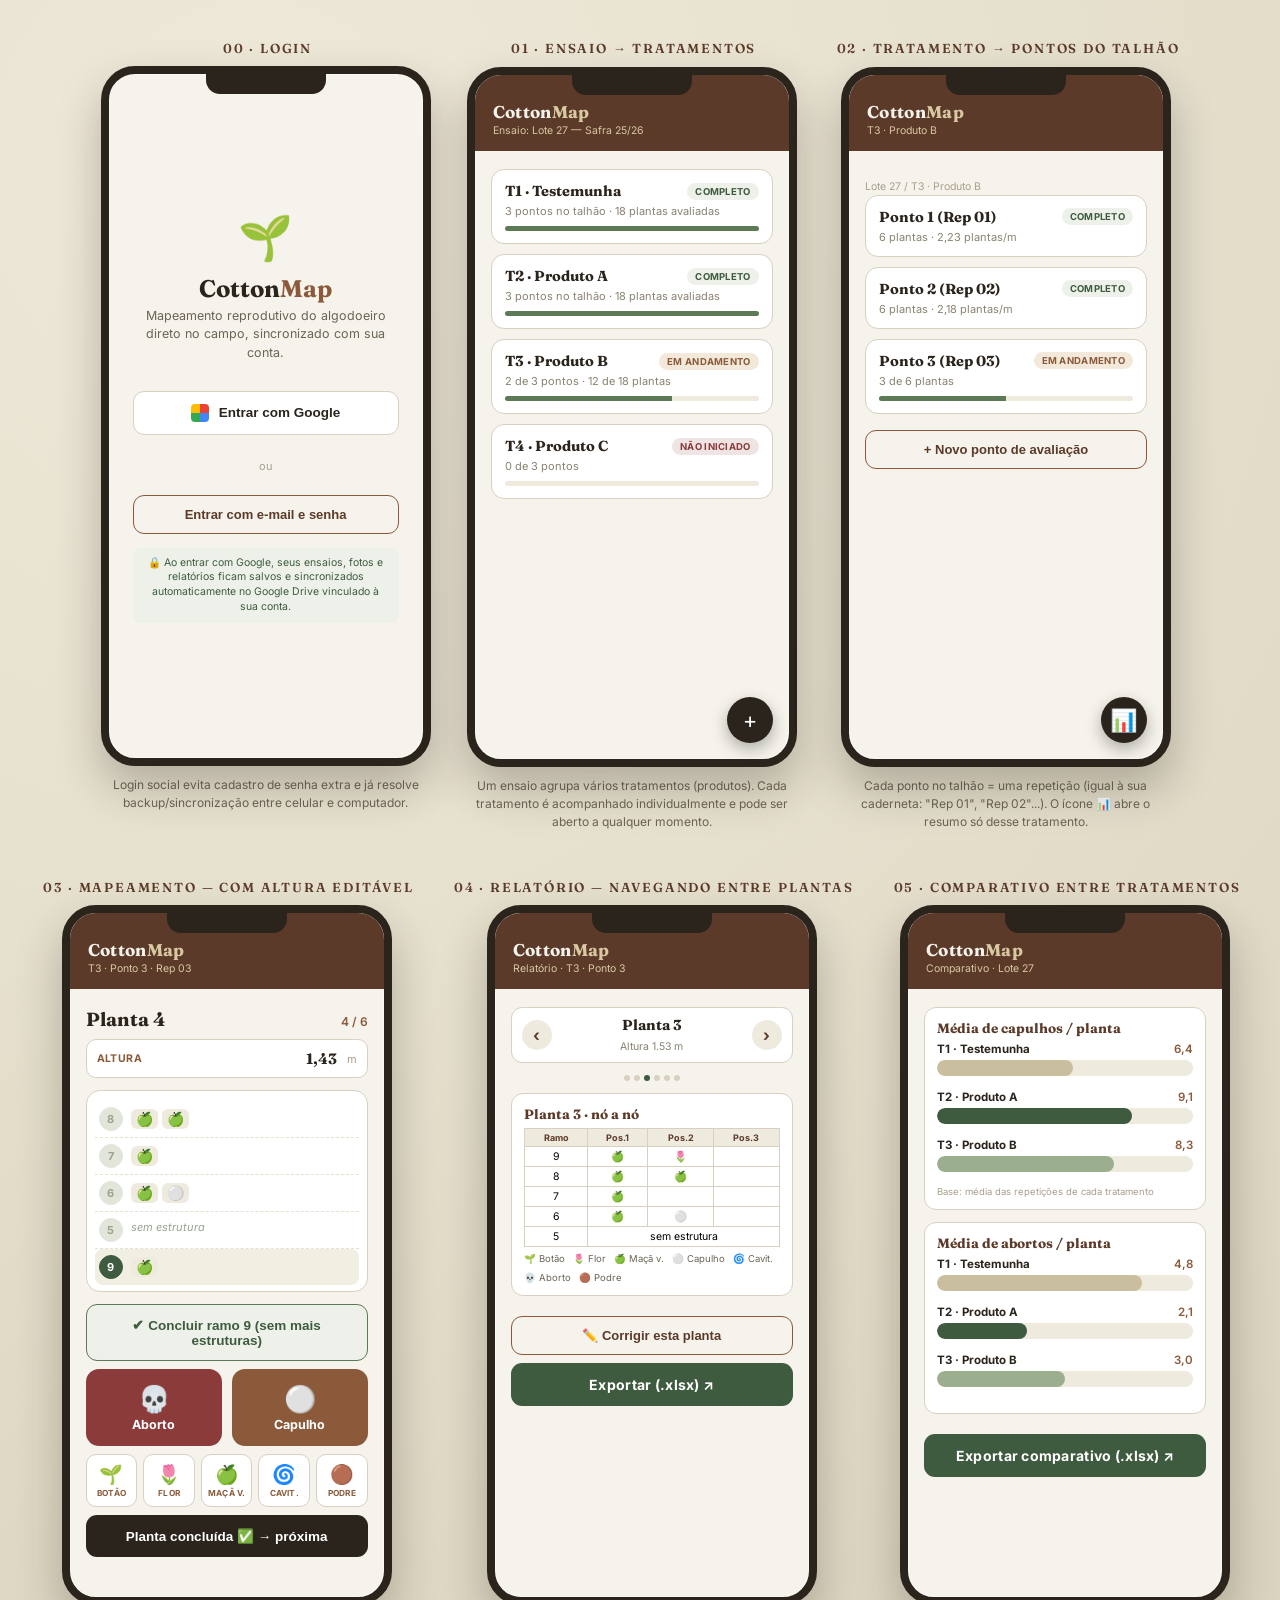
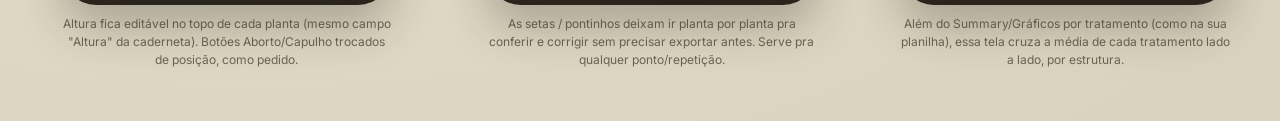
<file: docs/cottonmap-prototipo-v2.html>
<!DOCTYPE html>
<html lang="pt-BR">
<head>
<meta charset="UTF-8">
<title>CottonMap — Protótipo v2</title>
<style>
  @import url('https://fonts.googleapis.com/css2?family=Fraunces:wght@500;600;700&family=Inter:wght@400;500;600;700&display=swap');

  :root{
    --cotton:#F6F3EC; --cotton-2:#EFEADE; --soil:#5B3A29; --soil-2:#8A5A3B;
    --leaf:#3F5B3F; --leaf-2:#5C7A56; --boll:#FBFAF6; --abort:#8C3B3B;
    --ink:#2B241D; --line:#D8D0C0;
  }
  *{box-sizing:border-box;}
  body{
    margin:0; padding:40px 20px; min-height:100vh;
    background: radial-gradient(circle at 20% 10%, #efe9da 0%, #e3ddca 55%, #d9d2bd 100%);
    font-family:'Inter',sans-serif;
    display:flex; flex-wrap:wrap; gap:36px; align-items:flex-start; justify-content:center;
  }
  .stagelabel{ font-family:'Fraunces',serif; font-size:13px; letter-spacing:.14em; text-transform:uppercase; color:var(--soil); margin:0 0 10px 4px; font-weight:600;}
  .stage{ display:flex; flex-direction:column; align-items:center; }
  .phone{
    width:330px; height:700px; background:var(--cotton); border-radius:34px; border:8px solid var(--ink);
    box-shadow:0 22px 45px rgba(43,36,29,.28), inset 0 0 0 1px rgba(255,255,255,.4);
    overflow:hidden; position:relative; display:flex; flex-direction:column;
  }
  .notch{ position:absolute; top:0; left:50%; transform:translateX(-50%); width:120px; height:20px; background:var(--ink); border-radius:0 0 14px 14px; z-index:5;}
  .topbar{ background:var(--soil); color:var(--cotton); padding:26px 18px 14px; font-family:'Fraunces',serif; display:flex; align-items:center; justify-content:space-between;}
  .brand{ font-size:17px; font-weight:700; letter-spacing:.02em;}
  .brand span{ color:#D8C9A3; }
  .topsub{ font-size:10.5px; color:#D8C9A3; font-family:'Inter',sans-serif; margin-top:2px;}
  .screen{ flex:1; overflow-y:auto; padding:18px 16px 24px; }
  .field{ margin-bottom:12px; }
  .field label{ display:block; font-size:11px; color:var(--soil-2); font-weight:600; text-transform:uppercase; letter-spacing:.05em; margin-bottom:4px;}
  .field input, .field select{ width:100%; padding:10px 11px; border-radius:9px; border:1.5px solid var(--line); background:#fff; font-size:13.5px; font-family:'Inter',sans-serif; color:var(--ink);}
  .row2{ display:flex; gap:10px; } .row2 .field{ flex:1; }
  .btn-primary{ width:100%; padding:13px; margin-top:8px; border:none; border-radius:11px; background:var(--leaf); color:#fff; font-weight:700; font-size:14px; font-family:'Inter',sans-serif; letter-spacing:.02em; cursor:pointer;}
  .btn-ghost{ width:100%; padding:11px; margin-top:8px; border:1.5px solid var(--soil-2); border-radius:11px; background:transparent; color:var(--soil); font-weight:600; font-size:13px; cursor:pointer;}

  /* login */
  .loginWrap{ height:100%; display:flex; flex-direction:column; align-items:center; justify-content:center; padding:0 24px; text-align:center;}
  .logoMark{ font-size:44px; margin-bottom:10px; }
  .loginWrap h1{ font-family:'Fraunces',serif; font-size:24px; margin:0 0 4px; color:var(--ink);}
  .loginWrap p{ font-size:12.5px; color:#6b6455; margin:0 0 28px; line-height:1.5;}
  .gbtn{ width:100%; display:flex; align-items:center; justify-content:center; gap:10px; background:#fff; border:1.5px solid var(--line); border-radius:11px; padding:12px; font-weight:700; font-size:13.5px; color:var(--ink); cursor:pointer; margin-bottom:10px;}
  .gbtn .gico{ width:18px; height:18px; border-radius:4px; background:conic-gradient(#EA4335 0 25%, #4285F4 25% 50%, #34A853 50% 75%, #FBBC05 75% 100%); display:inline-block;}
  .gsync{ font-size:10.5px; color:var(--leaf); background:#EDF1E9; border-radius:8px; padding:8px 10px; line-height:1.4; margin-top:14px;}
  .divline{ display:flex; align-items:center; gap:8px; color:#a89f8c; font-size:11px; margin:14px 0;}
  .divline::before, .divline::after{ content:""; flex:1; height:1px; background:var(--line);}

  /* lists (ensaio > tratamentos, tratamento > pontos) */
  .listCard{ background:#fff; border:1.5px solid var(--line); border-radius:13px; padding:12px 13px; margin-bottom:10px; cursor:pointer;}
  .listCard .top{ display:flex; justify-content:space-between; align-items:center;}
  .listCard h4{ margin:0; font-family:'Fraunces',serif; font-size:14.5px; color:var(--ink);}
  .tag{ font-size:9.5px; font-weight:700; padding:3px 8px; border-radius:20px; text-transform:uppercase; letter-spacing:.03em;}
  .tag.ok{ background:#EDF1E9; color:var(--leaf);}
  .tag.mid{ background:#F3E9DA; color:var(--soil-2);}
  .tag.new{ background:#efe4e4; color:var(--abort);}
  .listCard .meta{ font-size:11px; color:#8a8272; margin-top:4px;}
  .progressbar{ height:5px; border-radius:6px; background:var(--cotton-2); margin-top:8px; overflow:hidden;}
  .progressbar i{ display:block; height:100%; background:var(--leaf-2); }
  .fab{ position:absolute; right:16px; bottom:16px; width:46px; height:46px; border-radius:50%; background:var(--ink); color:#fff; font-size:22px; display:flex; align-items:center; justify-content:center; box-shadow:0 6px 16px rgba(0,0,0,.3); cursor:pointer;}
  .breadcrumb{ font-size:10.5px; color:#a89f8c; margin-bottom:2px;}

  /* plant screen */
  .plantHead{ display:flex; justify-content:space-between; align-items:baseline; margin-bottom:2px;}
  .plantHead h2{ font-family:'Fraunces',serif; font-size:19px; margin:0; color:var(--ink);}
  .plantHead .cnt{ font-size:12px; color:var(--soil-2); font-weight:600;}
  .alturaBox{ display:flex; align-items:center; gap:8px; background:#fff; border:1.5px solid var(--line); border-radius:10px; padding:8px 10px; margin:8px 0 12px;}
  .alturaBox label{ font-size:10.5px; font-weight:700; color:var(--soil-2); text-transform:uppercase; letter-spacing:.04em; flex-shrink:0;}
  .alturaBox input{ border:none; background:transparent; font-size:15px; font-weight:700; color:var(--ink); width:100%; text-align:right; font-family:'Fraunces',serif;}
  .alturaBox .unit{ font-size:11px; color:#a89f8c; }
  .stem{ background:#fff; border:1.5px solid var(--line); border-radius:14px; padding:10px 8px 6px; max-height:250px; overflow-y:auto;}
  .node{ display:flex; align-items:center; gap:8px; padding:6px 4px; border-bottom:1px dashed #e6e0d2;}
  .node:last-child{ border-bottom:none; }
  .node.active{ background:#F1EEE2; border-radius:8px; }
  .nodeNum{ width:24px; height:24px; border-radius:50%; background:var(--cotton-2); color:var(--soil); font-size:11px; font-weight:700; display:flex; align-items:center; justify-content:center; flex-shrink:0; border:1.5px solid var(--line);}
  .node.active .nodeNum{ background:var(--leaf); color:#fff; border-color:var(--leaf); }
  .node.done .nodeNum{ background:#e2e6da; color:#9aa38f; border-color:#e2e6da; }
  .chips{ display:flex; gap:4px; flex-wrap:wrap; flex:1; min-height:20px;}
  .chip{ font-size:14px; background:var(--cotton-2); border-radius:6px; padding:1px 5px; }
  .nodeCheck{ font-size:11px; color:#9aa38f; font-style:italic; }
  .actionZone{ margin-top:12px; }
  .bigrow{ display:flex; gap:10px; margin-bottom:8px; }
  .bigbtn{ flex:1; border:none; border-radius:13px; padding:14px 6px; text-align:center; cursor:pointer; font-family:'Inter',sans-serif; font-weight:700; font-size:12.5px; color:#fff;}
  .bigbtn .ic{ display:block; font-size:26px; margin-bottom:3px; }
  .bigbtn.capulho{ background:var(--soil-2); }
  .bigbtn.aborto{ background:var(--abort); }
  .smallrow{ display:flex; gap:6px; margin-bottom:8px; }
  .smallbtn{ flex:1; background:#fff; border:1.5px solid var(--line); border-radius:10px; padding:8px 2px; text-align:center; cursor:pointer; font-size:19px;}
  .smallbtn .lbl{ display:block; font-size:8.3px; margin-top:2px; color:var(--soil-2); font-weight:700; text-transform:uppercase; letter-spacing:.02em;}
  .checkbtn{ width:100%; padding:12px; border:1.5px solid var(--leaf-2); border-radius:11px; background:#EDF1E9; color:var(--leaf); font-weight:700; font-size:13.5px; cursor:pointer; margin-bottom:8px;}
  .footbtn{ width:100%; padding:13px; border:none; border-radius:11px; background:var(--ink); color:#fff; font-weight:700; font-size:13.5px; cursor:pointer;}

  /* report w/ plant nav */
  .plantNav{ display:flex; align-items:center; justify-content:space-between; background:#fff; border:1.5px solid var(--line); border-radius:11px; padding:8px 10px; margin-bottom:12px;}
  .plantNav .arrow{ width:30px; height:30px; border-radius:50%; background:var(--cotton-2); display:flex; align-items:center; justify-content:center; font-weight:700; color:var(--soil); cursor:pointer; flex-shrink:0;}
  .plantNav .center{ text-align:center; }
  .plantNav .center b{ font-family:'Fraunces',serif; font-size:14.5px; color:var(--ink); display:block;}
  .plantNav .center span{ font-size:10.5px; color:#8a8272;}
  .dots{ display:flex; gap:4px; justify-content:center; margin-top:6px;}
  .dots i{ width:6px; height:6px; border-radius:50%; background:var(--line); display:block;}
  .dots i.on{ background:var(--leaf); }
  .reportCard{ background:#fff; border:1.5px solid var(--line); border-radius:12px; padding:12px; margin-bottom:12px;}
  .reportCard h4{ margin:0 0 6px; font-family:'Fraunces',serif; font-size:13.5px; color:var(--soil);}
  table.rep{ width:100%; border-collapse:collapse; font-size:10.5px;}
  table.rep th, table.rep td{ border:1px solid var(--line); padding:3px 4px; text-align:center;}
  table.rep th{ background:var(--cotton-2); color:var(--soil); font-size:9px;}
  .legend{ display:flex; flex-wrap:wrap; gap:8px; margin-top:6px;}
  .legend span{ font-size:9.5px; color:#6b6455;}

  /* comparativo */
  .cmpRow{ margin-bottom:14px; }
  .cmpRow .lbl{ display:flex; justify-content:space-between; font-size:11.5px; font-weight:700; color:var(--ink); margin-bottom:4px;}
  .cmpRow .lbl span{ color:var(--soil-2); font-weight:600; }
  .cmpBar{ height:16px; border-radius:8px; background:var(--cotton-2); overflow:hidden; position:relative;}
  .cmpBar i{ display:block; height:100%; border-radius:8px; }
  .best{ background:var(--leaf); }
  .mid2{ background:#9BAE8E; }
  .low{ background:#C9BE9E; }
  .cmpMeta{ font-size:9.5px; color:#a89f8c; margin-top:3px;}

  .caption{ max-width:330px; text-align:center; font-size:12px; color:#6b6455; margin-top:10px; line-height:1.5;}
</style>
</head>
<body>

<div class="stage">
  <p class="stagelabel">00 · Login</p>
  <div class="phone">
    <div class="notch"></div>
    <div class="screen loginWrap">
      <div class="logoMark">🌱</div>
      <h1>Cotton<span style="color:var(--soil-2)">Map</span></h1>
      <p>Mapeamento reprodutivo do algodoeiro direto no campo, sincronizado com sua conta.</p>
      <button class="gbtn"><span class="gico"></span> Entrar com Google</button>
      <div class="divline">ou</div>
      <button class="btn-ghost">Entrar com e-mail e senha</button>
      <div class="gsync">🔒 Ao entrar com Google, seus ensaios, fotos e relatórios ficam salvos e sincronizados automaticamente no Google Drive vinculado à sua conta.</div>
    </div>
  </div>
  <p class="caption">Login social evita cadastro de senha extra e já resolve backup/sincronização entre celular e computador.</p>
</div>

<div class="stage">
  <p class="stagelabel">01 · Ensaio → Tratamentos</p>
  <div class="phone">
    <div class="notch"></div>
    <div class="topbar"><div><div class="brand">Cotton<span>Map</span></div><div class="topsub">Ensaio: Lote 27 — Safra 25/26</div></div></div>
    <div class="screen">
      <div class="listCard">
        <div class="top"><h4>T1 · Testemunha</h4><span class="tag ok">completo</span></div>
        <div class="meta">3 pontos no talhão · 18 plantas avaliadas</div>
        <div class="progressbar"><i style="width:100%"></i></div>
      </div>
      <div class="listCard">
        <div class="top"><h4>T2 · Produto A</h4><span class="tag ok">completo</span></div>
        <div class="meta">3 pontos no talhão · 18 plantas avaliadas</div>
        <div class="progressbar"><i style="width:100%"></i></div>
      </div>
      <div class="listCard">
        <div class="top"><h4>T3 · Produto B</h4><span class="tag mid">em andamento</span></div>
        <div class="meta">2 de 3 pontos · 12 de 18 plantas</div>
        <div class="progressbar"><i style="width:66%"></i></div>
      </div>
      <div class="listCard">
        <div class="top"><h4>T4 · Produto C</h4><span class="tag new">não iniciado</span></div>
        <div class="meta">0 de 3 pontos</div>
        <div class="progressbar"><i style="width:0%"></i></div>
      </div>
    </div>
    <div class="fab">+</div>
  </div>
  <p class="caption">Um ensaio agrupa vários tratamentos (produtos). Cada tratamento é acompanhado individualmente e pode ser aberto a qualquer momento.</p>
</div>

<div class="stage">
  <p class="stagelabel">02 · Tratamento → Pontos do talhão</p>
  <div class="phone">
    <div class="notch"></div>
    <div class="topbar"><div><div class="brand">Cotton<span>Map</span></div><div class="topsub">T3 · Produto B</div></div></div>
    <div class="screen">
      <p class="breadcrumb">Lote 27 / T3 · Produto B</p>
      <div class="listCard">
        <div class="top"><h4>Ponto 1 (Rep 01)</h4><span class="tag ok">completo</span></div>
        <div class="meta">6 plantas · 2,23 plantas/m</div>
      </div>
      <div class="listCard">
        <div class="top"><h4>Ponto 2 (Rep 02)</h4><span class="tag ok">completo</span></div>
        <div class="meta">6 plantas · 2,18 plantas/m</div>
      </div>
      <div class="listCard">
        <div class="top"><h4>Ponto 3 (Rep 03)</h4><span class="tag mid">em andamento</span></div>
        <div class="meta">3 de 6 plantas</div>
        <div class="progressbar"><i style="width:50%"></i></div>
      </div>
      <button class="btn-ghost" style="margin-top:6px;">+ Novo ponto de avaliação</button>
    </div>
    <div class="fab">📊</div>
  </div>
  <p class="caption">Cada ponto no talhão = uma repetição (igual à sua caderneta: "Rep 01", "Rep 02"...). O ícone 📊 abre o resumo só desse tratamento.</p>
</div>

<div class="stage">
  <p class="stagelabel">03 · Mapeamento — com altura editável</p>
  <div class="phone">
    <div class="notch"></div>
    <div class="topbar"><div><div class="brand">Cotton<span>Map</span></div><div class="topsub">T3 · Ponto 3 · Rep 03</div></div></div>
    <div class="screen">
      <div class="plantHead"><h2>Planta 4</h2><span class="cnt">4 / 6</span></div>
      <div class="alturaBox">
        <label>Altura</label>
        <input value="1,43" inputmode="decimal">
        <span class="unit">m</span>
      </div>
      <div class="stem">
        <div class="node done"><div class="nodeNum">8</div><div class="chips"><span class="chip">🍏</span><span class="chip">🍏</span></div></div>
        <div class="node done"><div class="nodeNum">7</div><div class="chips"><span class="chip">🍏</span></div></div>
        <div class="node done"><div class="nodeNum">6</div><div class="chips"><span class="chip">🍏</span><span class="chip">⚪</span></div></div>
        <div class="node done"><div class="nodeNum">5</div><div class="chips"><span class="nodeCheck">sem estrutura</span></div></div>
        <div class="node active"><div class="nodeNum">9</div><div class="chips"><span class="chip">🍏</span></div></div>
      </div>
      <div class="actionZone">
        <button class="checkbtn">✔ Concluir ramo 9 (sem mais estruturas)</button>
        <div class="bigrow">
          <button class="bigbtn aborto"><span class="ic">💀</span>Aborto</button>
          <button class="bigbtn capulho"><span class="ic">⚪</span>Capulho</button>
        </div>
        <div class="smallrow">
          <div class="smallbtn">🌱<span class="lbl">Botão</span></div>
          <div class="smallbtn">🌷<span class="lbl">Flor</span></div>
          <div class="smallbtn">🍏<span class="lbl">Maçã v.</span></div>
          <div class="smallbtn">🌀<span class="lbl">Cavit.</span></div>
          <div class="smallbtn">🟤<span class="lbl">Podre</span></div>
        </div>
        <button class="footbtn">Planta concluída ✅ → próxima</button>
      </div>
    </div>
  </div>
  <p class="caption">Altura fica editável no topo de cada planta (mesmo campo "Altura" da caderneta). Botões Aborto/Capulho trocados de posição, como pedido.</p>
</div>

<div class="stage">
  <p class="stagelabel">04 · Relatório — navegando entre plantas</p>
  <div class="phone">
    <div class="notch"></div>
    <div class="topbar"><div><div class="brand">Cotton<span>Map</span></div><div class="topsub">Relatório · T3 · Ponto 3</div></div></div>
    <div class="screen">
      <div class="plantNav">
        <div class="arrow">‹</div>
        <div class="center"><b>Planta 3</b><span>Altura 1.53 m</span></div>
        <div class="arrow">›</div>
      </div>
      <div class="dots"><i></i><i></i><i class="on"></i><i></i><i></i><i></i></div>
      <div class="reportCard" style="margin-top:12px;">
        <h4>Planta 3 · nó a nó</h4>
        <table class="rep">
          <tr><th>Ramo</th><th>Pos.1</th><th>Pos.2</th><th>Pos.3</th></tr>
          <tr><td>9</td><td>🍏</td><td>🌷</td><td></td></tr>
          <tr><td>8</td><td>🍏</td><td>🍏</td><td></td></tr>
          <tr><td>7</td><td>🍏</td><td></td><td></td></tr>
          <tr><td>6</td><td>🍏</td><td>⚪</td><td></td></tr>
          <tr><td>5</td><td colspan="3">sem estrutura</td></tr>
        </table>
        <div class="legend">
          <span>🌱 Botão</span><span>🌷 Flor</span><span>🍏 Maçã v.</span>
          <span>⚪ Capulho</span><span>🌀 Cavit.</span><span>💀 Aborto</span><span>🟤 Podre</span>
        </div>
      </div>
      <button class="btn-ghost">✏️ Corrigir esta planta</button>
      <button class="btn-primary">Exportar (.xlsx) ↗</button>
    </div>
  </div>
  <p class="caption">As setas / pontinhos deixam ir planta por planta pra conferir e corrigir sem precisar exportar antes. Serve pra qualquer ponto/repetição.</p>
</div>

<div class="stage">
  <p class="stagelabel">05 · Comparativo entre tratamentos</p>
  <div class="phone">
    <div class="notch"></div>
    <div class="topbar"><div><div class="brand">Cotton<span>Map</span></div><div class="topsub">Comparativo · Lote 27</div></div></div>
    <div class="screen">
      <div class="reportCard">
        <h4>Média de capulhos / planta</h4>
        <div class="cmpRow">
          <div class="lbl">T1 · Testemunha <span>6,4</span></div>
          <div class="cmpBar"><i class="low" style="width:53%"></i></div>
        </div>
        <div class="cmpRow">
          <div class="lbl">T2 · Produto A <span>9,1</span></div>
          <div class="cmpBar"><i class="best" style="width:76%"></i></div>
        </div>
        <div class="cmpRow">
          <div class="lbl">T3 · Produto B <span>8,3</span></div>
          <div class="cmpBar"><i class="mid2" style="width:69%"></i></div>
        </div>
        <div class="cmpMeta">Base: média das repetições de cada tratamento</div>
      </div>
      <div class="reportCard">
        <h4>Média de abortos / planta</h4>
        <div class="cmpRow">
          <div class="lbl">T1 · Testemunha <span>4,8</span></div>
          <div class="cmpBar"><i class="low" style="width:80%"></i></div>
        </div>
        <div class="cmpRow">
          <div class="lbl">T2 · Produto A <span>2,1</span></div>
          <div class="cmpBar"><i class="best" style="width:35%"></i></div>
        </div>
        <div class="cmpRow">
          <div class="lbl">T3 · Produto B <span>3,0</span></div>
          <div class="cmpBar"><i class="mid2" style="width:50%"></i></div>
        </div>
      </div>
      <button class="btn-primary">Exportar comparativo (.xlsx) ↗</button>
    </div>
  </div>
  <p class="caption">Além do Summary/Gráficos por tratamento (como na sua planilha), essa tela cruza a média de cada tratamento lado a lado, por estrutura.</p>
</div>

</body>
</html>
</file>
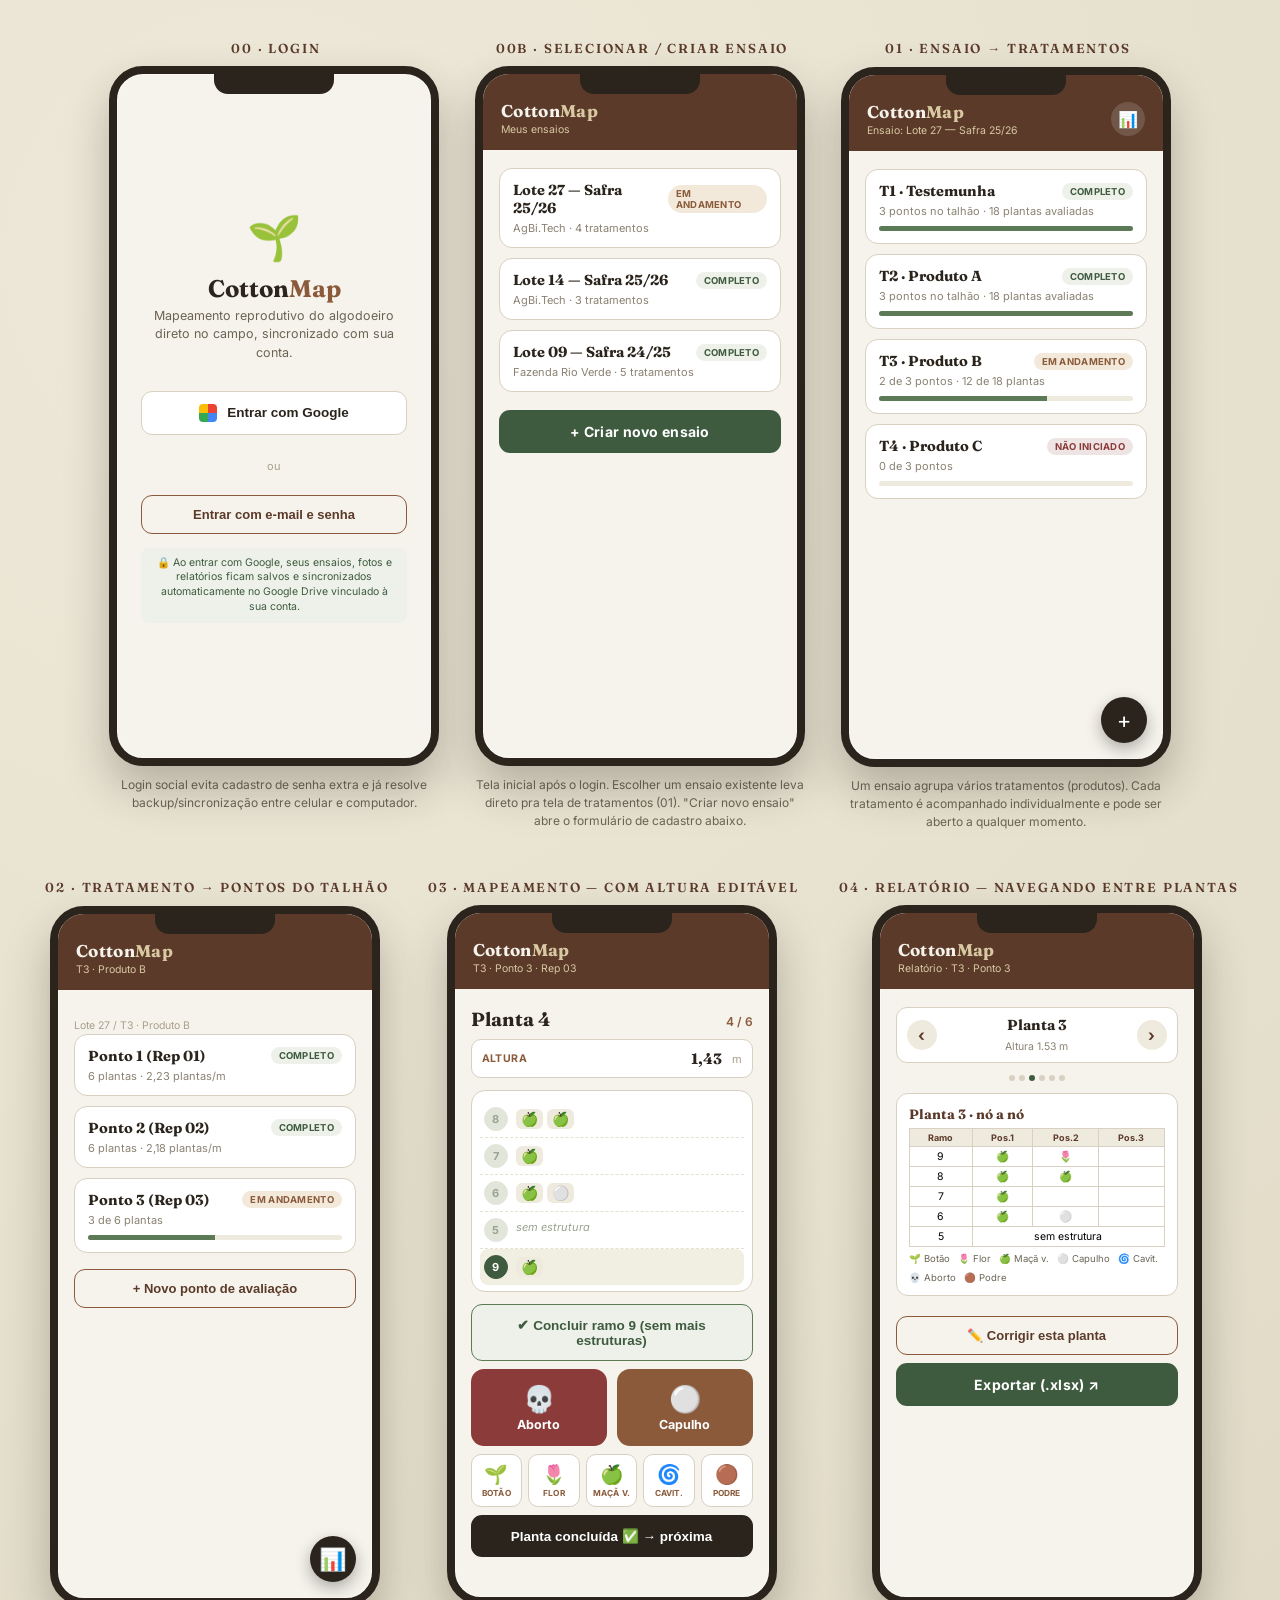
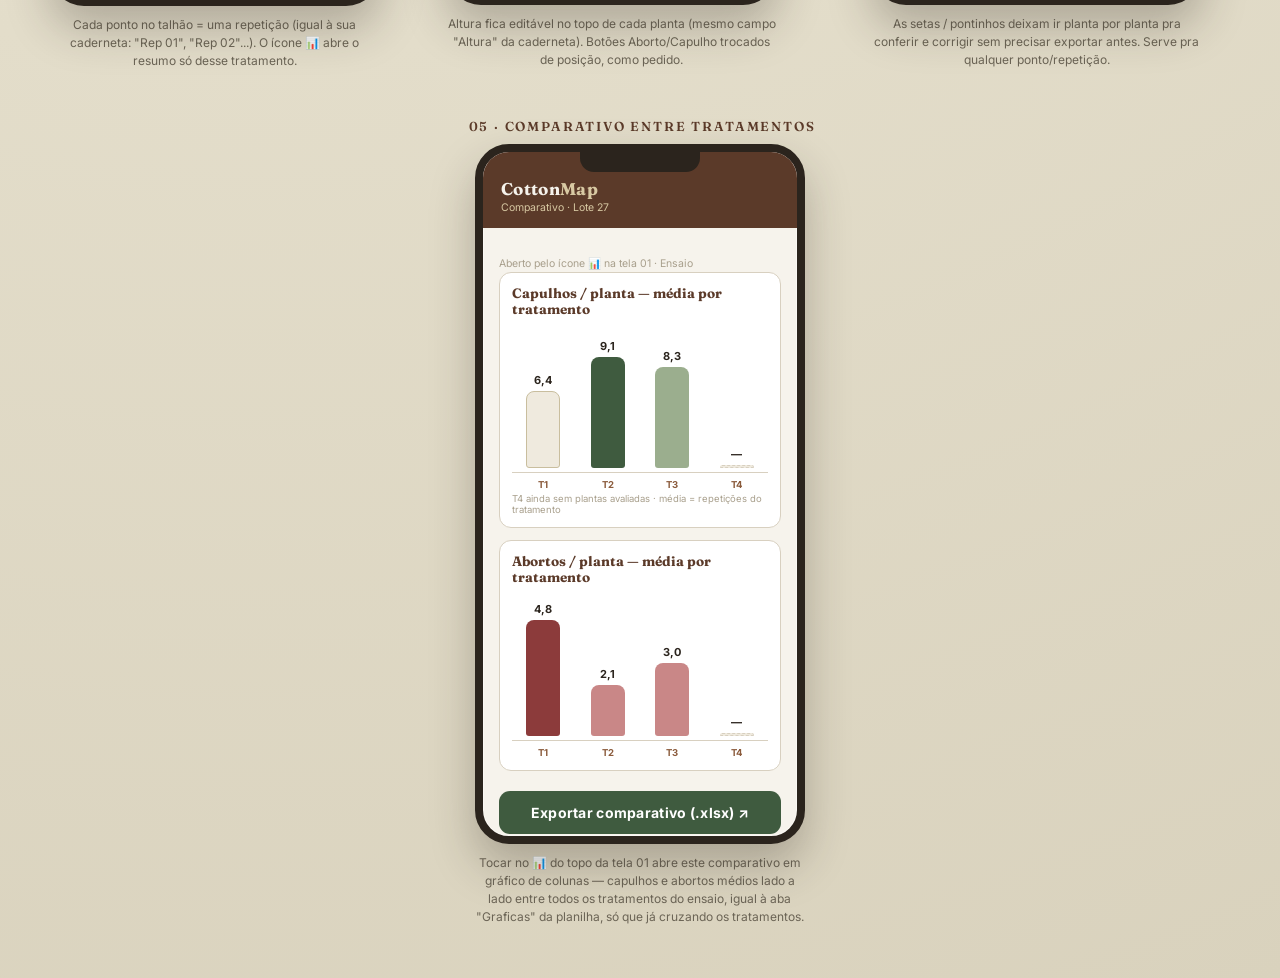
<file: docs/cottonmap-prototipo-v4.html>
<!DOCTYPE html>
<html lang="pt-BR">
<head>
<meta charset="UTF-8">
<title>CottonMap — Protótipo v2</title>
<style>
  @import url('https://fonts.googleapis.com/css2?family=Fraunces:wght@500;600;700&family=Inter:wght@400;500;600;700&display=swap');

  :root{
    --cotton:#F6F3EC; --cotton-2:#EFEADE; --soil:#5B3A29; --soil-2:#8A5A3B;
    --leaf:#3F5B3F; --leaf-2:#5C7A56; --boll:#FBFAF6; --abort:#8C3B3B;
    --ink:#2B241D; --line:#D8D0C0;
  }
  *{box-sizing:border-box;}
  body{
    margin:0; padding:40px 20px; min-height:100vh;
    background: radial-gradient(circle at 20% 10%, #efe9da 0%, #e3ddca 55%, #d9d2bd 100%);
    font-family:'Inter',sans-serif;
    display:flex; flex-wrap:wrap; gap:36px; align-items:flex-start; justify-content:center;
  }
  .stagelabel{ font-family:'Fraunces',serif; font-size:13px; letter-spacing:.14em; text-transform:uppercase; color:var(--soil); margin:0 0 10px 4px; font-weight:600;}
  .stage{ display:flex; flex-direction:column; align-items:center; }
  .phone{
    width:330px; height:700px; background:var(--cotton); border-radius:34px; border:8px solid var(--ink);
    box-shadow:0 22px 45px rgba(43,36,29,.28), inset 0 0 0 1px rgba(255,255,255,.4);
    overflow:hidden; position:relative; display:flex; flex-direction:column;
  }
  .notch{ position:absolute; top:0; left:50%; transform:translateX(-50%); width:120px; height:20px; background:var(--ink); border-radius:0 0 14px 14px; z-index:5;}
  .topbar{ background:var(--soil); color:var(--cotton); padding:26px 18px 14px; font-family:'Fraunces',serif; display:flex; align-items:center; justify-content:space-between;}
  .brand{ font-size:17px; font-weight:700; letter-spacing:.02em;}
  .brand span{ color:#D8C9A3; }
  .topsub{ font-size:10.5px; color:#D8C9A3; font-family:'Inter',sans-serif; margin-top:2px;}
  .screen{ flex:1; overflow-y:auto; padding:18px 16px 24px; }
  .field{ margin-bottom:12px; }
  .field label{ display:block; font-size:11px; color:var(--soil-2); font-weight:600; text-transform:uppercase; letter-spacing:.05em; margin-bottom:4px;}
  .field input, .field select{ width:100%; padding:10px 11px; border-radius:9px; border:1.5px solid var(--line); background:#fff; font-size:13.5px; font-family:'Inter',sans-serif; color:var(--ink);}
  .row2{ display:flex; gap:10px; } .row2 .field{ flex:1; }
  .btn-primary{ width:100%; padding:13px; margin-top:8px; border:none; border-radius:11px; background:var(--leaf); color:#fff; font-weight:700; font-size:14px; font-family:'Inter',sans-serif; letter-spacing:.02em; cursor:pointer;}
  .btn-ghost{ width:100%; padding:11px; margin-top:8px; border:1.5px solid var(--soil-2); border-radius:11px; background:transparent; color:var(--soil); font-weight:600; font-size:13px; cursor:pointer;}

  /* login */
  .loginWrap{ height:100%; display:flex; flex-direction:column; align-items:center; justify-content:center; padding:0 24px; text-align:center;}
  .logoMark{ font-size:44px; margin-bottom:10px; }
  .loginWrap h1{ font-family:'Fraunces',serif; font-size:24px; margin:0 0 4px; color:var(--ink);}
  .loginWrap p{ font-size:12.5px; color:#6b6455; margin:0 0 28px; line-height:1.5;}
  .gbtn{ width:100%; display:flex; align-items:center; justify-content:center; gap:10px; background:#fff; border:1.5px solid var(--line); border-radius:11px; padding:12px; font-weight:700; font-size:13.5px; color:var(--ink); cursor:pointer; margin-bottom:10px;}
  .gbtn .gico{ width:18px; height:18px; border-radius:4px; background:conic-gradient(#EA4335 0 25%, #4285F4 25% 50%, #34A853 50% 75%, #FBBC05 75% 100%); display:inline-block;}
  .gsync{ font-size:10.5px; color:var(--leaf); background:#EDF1E9; border-radius:8px; padding:8px 10px; line-height:1.4; margin-top:14px;}
  .divline{ display:flex; align-items:center; gap:8px; color:#a89f8c; font-size:11px; margin:14px 0;}
  .divline::before, .divline::after{ content:""; flex:1; height:1px; background:var(--line);}

  /* lists (ensaio > tratamentos, tratamento > pontos) */
  .listCard{ background:#fff; border:1.5px solid var(--line); border-radius:13px; padding:12px 13px; margin-bottom:10px; cursor:pointer;}
  .listCard .top{ display:flex; justify-content:space-between; align-items:center;}
  .listCard h4{ margin:0; font-family:'Fraunces',serif; font-size:14.5px; color:var(--ink);}
  .tag{ font-size:9.5px; font-weight:700; padding:3px 8px; border-radius:20px; text-transform:uppercase; letter-spacing:.03em;}
  .tag.ok{ background:#EDF1E9; color:var(--leaf);}
  .tag.mid{ background:#F3E9DA; color:var(--soil-2);}
  .tag.new{ background:#efe4e4; color:var(--abort);}
  .listCard .meta{ font-size:11px; color:#8a8272; margin-top:4px;}
  .progressbar{ height:5px; border-radius:6px; background:var(--cotton-2); margin-top:8px; overflow:hidden;}
  .progressbar i{ display:block; height:100%; background:var(--leaf-2); }
  .fab{ position:absolute; right:16px; bottom:16px; width:46px; height:46px; border-radius:50%; background:var(--ink); color:#fff; font-size:22px; display:flex; align-items:center; justify-content:center; box-shadow:0 6px 16px rgba(0,0,0,.3); cursor:pointer;}
  .breadcrumb{ font-size:10.5px; color:#a89f8c; margin-bottom:2px;}

  /* plant screen */
  .plantHead{ display:flex; justify-content:space-between; align-items:baseline; margin-bottom:2px;}
  .plantHead h2{ font-family:'Fraunces',serif; font-size:19px; margin:0; color:var(--ink);}
  .plantHead .cnt{ font-size:12px; color:var(--soil-2); font-weight:600;}
  .alturaBox{ display:flex; align-items:center; gap:8px; background:#fff; border:1.5px solid var(--line); border-radius:10px; padding:8px 10px; margin:8px 0 12px;}
  .alturaBox label{ font-size:10.5px; font-weight:700; color:var(--soil-2); text-transform:uppercase; letter-spacing:.04em; flex-shrink:0;}
  .alturaBox input{ border:none; background:transparent; font-size:15px; font-weight:700; color:var(--ink); width:100%; text-align:right; font-family:'Fraunces',serif;}
  .alturaBox .unit{ font-size:11px; color:#a89f8c; }
  .stem{ background:#fff; border:1.5px solid var(--line); border-radius:14px; padding:10px 8px 6px; max-height:250px; overflow-y:auto;}
  .node{ display:flex; align-items:center; gap:8px; padding:6px 4px; border-bottom:1px dashed #e6e0d2;}
  .node:last-child{ border-bottom:none; }
  .node.active{ background:#F1EEE2; border-radius:8px; }
  .nodeNum{ width:24px; height:24px; border-radius:50%; background:var(--cotton-2); color:var(--soil); font-size:11px; font-weight:700; display:flex; align-items:center; justify-content:center; flex-shrink:0; border:1.5px solid var(--line);}
  .node.active .nodeNum{ background:var(--leaf); color:#fff; border-color:var(--leaf); }
  .node.done .nodeNum{ background:#e2e6da; color:#9aa38f; border-color:#e2e6da; }
  .chips{ display:flex; gap:4px; flex-wrap:wrap; flex:1; min-height:20px;}
  .chip{ font-size:14px; background:var(--cotton-2); border-radius:6px; padding:1px 5px; }
  .nodeCheck{ font-size:11px; color:#9aa38f; font-style:italic; }
  .actionZone{ margin-top:12px; }
  .bigrow{ display:flex; gap:10px; margin-bottom:8px; }
  .bigbtn{ flex:1; border:none; border-radius:13px; padding:14px 6px; text-align:center; cursor:pointer; font-family:'Inter',sans-serif; font-weight:700; font-size:12.5px; color:#fff;}
  .bigbtn .ic{ display:block; font-size:26px; margin-bottom:3px; }
  .bigbtn.capulho{ background:var(--soil-2); }
  .bigbtn.aborto{ background:var(--abort); }
  .smallrow{ display:flex; gap:6px; margin-bottom:8px; }
  .smallbtn{ flex:1; background:#fff; border:1.5px solid var(--line); border-radius:10px; padding:8px 2px; text-align:center; cursor:pointer; font-size:19px;}
  .smallbtn .lbl{ display:block; font-size:8.3px; margin-top:2px; color:var(--soil-2); font-weight:700; text-transform:uppercase; letter-spacing:.02em;}
  .checkbtn{ width:100%; padding:12px; border:1.5px solid var(--leaf-2); border-radius:11px; background:#EDF1E9; color:var(--leaf); font-weight:700; font-size:13.5px; cursor:pointer; margin-bottom:8px;}
  .footbtn{ width:100%; padding:13px; border:none; border-radius:11px; background:var(--ink); color:#fff; font-weight:700; font-size:13.5px; cursor:pointer;}

  /* report w/ plant nav */
  .plantNav{ display:flex; align-items:center; justify-content:space-between; background:#fff; border:1.5px solid var(--line); border-radius:11px; padding:8px 10px; margin-bottom:12px;}
  .plantNav .arrow{ width:30px; height:30px; border-radius:50%; background:var(--cotton-2); display:flex; align-items:center; justify-content:center; font-weight:700; color:var(--soil); cursor:pointer; flex-shrink:0;}
  .plantNav .center{ text-align:center; }
  .plantNav .center b{ font-family:'Fraunces',serif; font-size:14.5px; color:var(--ink); display:block;}
  .plantNav .center span{ font-size:10.5px; color:#8a8272;}
  .dots{ display:flex; gap:4px; justify-content:center; margin-top:6px;}
  .dots i{ width:6px; height:6px; border-radius:50%; background:var(--line); display:block;}
  .dots i.on{ background:var(--leaf); }
  .reportCard{ background:#fff; border:1.5px solid var(--line); border-radius:12px; padding:12px; margin-bottom:12px;}
  .reportCard h4{ margin:0 0 6px; font-family:'Fraunces',serif; font-size:13.5px; color:var(--soil);}
  table.rep{ width:100%; border-collapse:collapse; font-size:10.5px;}
  table.rep th, table.rep td{ border:1px solid var(--line); padding:3px 4px; text-align:center;}
  table.rep th{ background:var(--cotton-2); color:var(--soil); font-size:9px;}
  .legend{ display:flex; flex-wrap:wrap; gap:8px; margin-top:6px;}
  .legend span{ font-size:9.5px; color:#6b6455;}

  /* comparativo */
  .cmpRow{ margin-bottom:14px; }
  .cmpRow .lbl{ display:flex; justify-content:space-between; font-size:11.5px; font-weight:700; color:var(--ink); margin-bottom:4px;}
  .cmpRow .lbl span{ color:var(--soil-2); font-weight:600; }
  .cmpBar{ height:16px; border-radius:8px; background:var(--cotton-2); overflow:hidden; position:relative;}
  .cmpBar i{ display:block; height:100%; border-radius:8px; }
  .best{ background:var(--leaf); }
  .mid2{ background:#9BAE8E; }
  .low{ background:#C9BE9E; }
  .cmpMeta{ font-size:9.5px; color:#a89f8c; margin-top:3px;}

  /* chart bars (comparativo) */
  .chartWrap{ display:flex; align-items:flex-end; gap:14px; height:150px; padding:0 6px 4px; border-bottom:1.5px solid var(--line);}
  .chartCol{ flex:1; display:flex; flex-direction:column; align-items:center; justify-content:flex-end; height:100%;}
  .chartCol .val{ font-size:11px; font-weight:700; color:var(--ink); margin-bottom:4px;}
  .chartCol .bar{ width:34px; border-radius:8px 8px 3px 3px; }
  .chartAxis{ display:flex; gap:14px; padding:6px 6px 0; }
  .chartAxis span{ flex:1; text-align:center; font-size:9.5px; font-weight:700; color:var(--soil-2);}
  .chartLegend{ display:flex; justify-content:center; gap:14px; margin-top:10px; }
  .chartLegend .li{ display:flex; align-items:center; gap:5px; font-size:10px; color:#6b6455;}
  .chartLegend .sw{ width:9px; height:9px; border-radius:3px; }

  .caption{ max-width:330px; text-align:center; font-size:12px; color:#6b6455; margin-top:10px; line-height:1.5;}
</style>
</head>
<body>

<div class="stage">
  <p class="stagelabel">00 · Login</p>
  <div class="phone">
    <div class="notch"></div>
    <div class="screen loginWrap">
      <div class="logoMark">🌱</div>
      <h1>Cotton<span style="color:var(--soil-2)">Map</span></h1>
      <p>Mapeamento reprodutivo do algodoeiro direto no campo, sincronizado com sua conta.</p>
      <button class="gbtn"><span class="gico"></span> Entrar com Google</button>
      <div class="divline">ou</div>
      <button class="btn-ghost">Entrar com e-mail e senha</button>
      <div class="gsync">🔒 Ao entrar com Google, seus ensaios, fotos e relatórios ficam salvos e sincronizados automaticamente no Google Drive vinculado à sua conta.</div>
    </div>
  </div>
  <p class="caption">Login social evita cadastro de senha extra e já resolve backup/sincronização entre celular e computador.</p>
</div>

<div class="stage">
  <p class="stagelabel">00b · Selecionar / criar ensaio</p>
  <div class="phone">
    <div class="notch"></div>
    <div class="topbar"><div><div class="brand">Cotton<span>Map</span></div><div class="topsub">Meus ensaios</div></div></div>
    <div class="screen">
      <div class="listCard">
        <div class="top"><h4>Lote 27 — Safra 25/26</h4><span class="tag mid">em andamento</span></div>
        <div class="meta">AgBi.Tech · 4 tratamentos</div>
      </div>
      <div class="listCard">
        <div class="top"><h4>Lote 14 — Safra 25/26</h4><span class="tag ok">completo</span></div>
        <div class="meta">AgBi.Tech · 3 tratamentos</div>
      </div>
      <div class="listCard">
        <div class="top"><h4>Lote 09 — Safra 24/25</h4><span class="tag ok">completo</span></div>
        <div class="meta">Fazenda Rio Verde · 5 tratamentos</div>
      </div>
      <button class="btn-primary">+ Criar novo ensaio</button>
    </div>
  </div>
  <p class="caption">Tela inicial após o login. Escolher um ensaio existente leva direto pra tela de tratamentos (01). "Criar novo ensaio" abre o formulário de cadastro abaixo.</p>
</div>

<div class="stage">
  <p class="stagelabel">01 · Ensaio → Tratamentos</p>
  <div class="phone">
    <div class="notch"></div>
    <div class="topbar">
      <div><div class="brand">Cotton<span>Map</span></div><div class="topsub">Ensaio: Lote 27 — Safra 25/26</div></div>
      <div style="width:34px;height:34px;border-radius:50%;background:rgba(255,255,255,.14);display:flex;align-items:center;justify-content:center;font-size:16px;cursor:pointer;">📊</div>
    </div>
    <div class="screen">
      <div class="listCard">
        <div class="top"><h4>T1 · Testemunha</h4><span class="tag ok">completo</span></div>
        <div class="meta">3 pontos no talhão · 18 plantas avaliadas</div>
        <div class="progressbar"><i style="width:100%"></i></div>
      </div>
      <div class="listCard">
        <div class="top"><h4>T2 · Produto A</h4><span class="tag ok">completo</span></div>
        <div class="meta">3 pontos no talhão · 18 plantas avaliadas</div>
        <div class="progressbar"><i style="width:100%"></i></div>
      </div>
      <div class="listCard">
        <div class="top"><h4>T3 · Produto B</h4><span class="tag mid">em andamento</span></div>
        <div class="meta">2 de 3 pontos · 12 de 18 plantas</div>
        <div class="progressbar"><i style="width:66%"></i></div>
      </div>
      <div class="listCard">
        <div class="top"><h4>T4 · Produto C</h4><span class="tag new">não iniciado</span></div>
        <div class="meta">0 de 3 pontos</div>
        <div class="progressbar"><i style="width:0%"></i></div>
      </div>
    </div>
    <div class="fab">+</div>
  </div>
  <p class="caption">Um ensaio agrupa vários tratamentos (produtos). Cada tratamento é acompanhado individualmente e pode ser aberto a qualquer momento.</p>
</div>

<div class="stage">
  <p class="stagelabel">02 · Tratamento → Pontos do talhão</p>
  <div class="phone">
    <div class="notch"></div>
    <div class="topbar"><div><div class="brand">Cotton<span>Map</span></div><div class="topsub">T3 · Produto B</div></div></div>
    <div class="screen">
      <p class="breadcrumb">Lote 27 / T3 · Produto B</p>
      <div class="listCard">
        <div class="top"><h4>Ponto 1 (Rep 01)</h4><span class="tag ok">completo</span></div>
        <div class="meta">6 plantas · 2,23 plantas/m</div>
      </div>
      <div class="listCard">
        <div class="top"><h4>Ponto 2 (Rep 02)</h4><span class="tag ok">completo</span></div>
        <div class="meta">6 plantas · 2,18 plantas/m</div>
      </div>
      <div class="listCard">
        <div class="top"><h4>Ponto 3 (Rep 03)</h4><span class="tag mid">em andamento</span></div>
        <div class="meta">3 de 6 plantas</div>
        <div class="progressbar"><i style="width:50%"></i></div>
      </div>
      <button class="btn-ghost" style="margin-top:6px;">+ Novo ponto de avaliação</button>
    </div>
    <div class="fab">📊</div>
  </div>
  <p class="caption">Cada ponto no talhão = uma repetição (igual à sua caderneta: "Rep 01", "Rep 02"...). O ícone 📊 abre o resumo só desse tratamento.</p>
</div>

<div class="stage">
  <p class="stagelabel">03 · Mapeamento — com altura editável</p>
  <div class="phone">
    <div class="notch"></div>
    <div class="topbar"><div><div class="brand">Cotton<span>Map</span></div><div class="topsub">T3 · Ponto 3 · Rep 03</div></div></div>
    <div class="screen">
      <div class="plantHead"><h2>Planta 4</h2><span class="cnt">4 / 6</span></div>
      <div class="alturaBox">
        <label>Altura</label>
        <input value="1,43" inputmode="decimal">
        <span class="unit">m</span>
      </div>
      <div class="stem">
        <div class="node done"><div class="nodeNum">8</div><div class="chips"><span class="chip">🍏</span><span class="chip">🍏</span></div></div>
        <div class="node done"><div class="nodeNum">7</div><div class="chips"><span class="chip">🍏</span></div></div>
        <div class="node done"><div class="nodeNum">6</div><div class="chips"><span class="chip">🍏</span><span class="chip">⚪</span></div></div>
        <div class="node done"><div class="nodeNum">5</div><div class="chips"><span class="nodeCheck">sem estrutura</span></div></div>
        <div class="node active"><div class="nodeNum">9</div><div class="chips"><span class="chip">🍏</span></div></div>
      </div>
      <div class="actionZone">
        <button class="checkbtn">✔ Concluir ramo 9 (sem mais estruturas)</button>
        <div class="bigrow">
          <button class="bigbtn aborto"><span class="ic">💀</span>Aborto</button>
          <button class="bigbtn capulho"><span class="ic">⚪</span>Capulho</button>
        </div>
        <div class="smallrow">
          <div class="smallbtn">🌱<span class="lbl">Botão</span></div>
          <div class="smallbtn">🌷<span class="lbl">Flor</span></div>
          <div class="smallbtn">🍏<span class="lbl">Maçã v.</span></div>
          <div class="smallbtn">🌀<span class="lbl">Cavit.</span></div>
          <div class="smallbtn">🟤<span class="lbl">Podre</span></div>
        </div>
        <button class="footbtn">Planta concluída ✅ → próxima</button>
      </div>
    </div>
  </div>
  <p class="caption">Altura fica editável no topo de cada planta (mesmo campo "Altura" da caderneta). Botões Aborto/Capulho trocados de posição, como pedido.</p>
</div>

<div class="stage">
  <p class="stagelabel">04 · Relatório — navegando entre plantas</p>
  <div class="phone">
    <div class="notch"></div>
    <div class="topbar"><div><div class="brand">Cotton<span>Map</span></div><div class="topsub">Relatório · T3 · Ponto 3</div></div></div>
    <div class="screen">
      <div class="plantNav">
        <div class="arrow">‹</div>
        <div class="center"><b>Planta 3</b><span>Altura 1.53 m</span></div>
        <div class="arrow">›</div>
      </div>
      <div class="dots"><i></i><i></i><i class="on"></i><i></i><i></i><i></i></div>
      <div class="reportCard" style="margin-top:12px;">
        <h4>Planta 3 · nó a nó</h4>
        <table class="rep">
          <tr><th>Ramo</th><th>Pos.1</th><th>Pos.2</th><th>Pos.3</th></tr>
          <tr><td>9</td><td>🍏</td><td>🌷</td><td></td></tr>
          <tr><td>8</td><td>🍏</td><td>🍏</td><td></td></tr>
          <tr><td>7</td><td>🍏</td><td></td><td></td></tr>
          <tr><td>6</td><td>🍏</td><td>⚪</td><td></td></tr>
          <tr><td>5</td><td colspan="3">sem estrutura</td></tr>
        </table>
        <div class="legend">
          <span>🌱 Botão</span><span>🌷 Flor</span><span>🍏 Maçã v.</span>
          <span>⚪ Capulho</span><span>🌀 Cavit.</span><span>💀 Aborto</span><span>🟤 Podre</span>
        </div>
      </div>
      <button class="btn-ghost">✏️ Corrigir esta planta</button>
      <button class="btn-primary">Exportar (.xlsx) ↗</button>
    </div>
  </div>
  <p class="caption">As setas / pontinhos deixam ir planta por planta pra conferir e corrigir sem precisar exportar antes. Serve pra qualquer ponto/repetição.</p>
</div>

<div class="stage">
  <p class="stagelabel">05 · Comparativo entre tratamentos</p>
  <div class="phone">
    <div class="notch"></div>
    <div class="topbar"><div><div class="brand">Cotton<span>Map</span></div><div class="topsub">Comparativo · Lote 27</div></div></div>
    <div class="screen">
      <p class="breadcrumb">Aberto pelo ícone 📊 na tela 01 · Ensaio</p>
      <div class="reportCard">
        <h4>Capulhos / planta — média por tratamento</h4>
        <div class="chartWrap">
          <div class="chartCol"><span class="val">6,4</span><div class="bar low" style="height:53%; background:var(--cotton-2); border:1.5px solid #C9BE9E;"></div></div>
          <div class="chartCol"><span class="val">9,1</span><div class="bar" style="height:76%; background:var(--leaf);"></div></div>
          <div class="chartCol"><span class="val">8,3</span><div class="bar" style="height:69%; background:#9BAE8E;"></div></div>
          <div class="chartCol"><span class="val">—</span><div class="bar" style="height:2%; background:var(--cotton-2); border:1.5px dashed var(--line);"></div></div>
        </div>
        <div class="chartAxis"><span>T1</span><span>T2</span><span>T3</span><span>T4</span></div>
        <div class="cmpMeta">T4 ainda sem plantas avaliadas · média = repetições do tratamento</div>
      </div>
      <div class="reportCard">
        <h4>Abortos / planta — média por tratamento</h4>
        <div class="chartWrap">
          <div class="chartCol"><span class="val">4,8</span><div class="bar" style="height:80%; background:var(--abort);"></div></div>
          <div class="chartCol"><span class="val">2,1</span><div class="bar" style="height:35%; background:#C98787;"></div></div>
          <div class="chartCol"><span class="val">3,0</span><div class="bar" style="height:50%; background:#C98787;"></div></div>
          <div class="chartCol"><span class="val">—</span><div class="bar" style="height:2%; background:var(--cotton-2); border:1.5px dashed var(--line);"></div></div>
        </div>
        <div class="chartAxis"><span>T1</span><span>T2</span><span>T3</span><span>T4</span></div>
      </div>
      <button class="btn-primary">Exportar comparativo (.xlsx) ↗</button>
    </div>
  </div>
  <p class="caption">Tocar no 📊 do topo da tela 01 abre este comparativo em gráfico de colunas — capulhos e abortos médios lado a lado entre todos os tratamentos do ensaio, igual à aba "Graficas" da planilha, só que já cruzando os tratamentos.</p>
</div>

</body>
</html>
</file>
